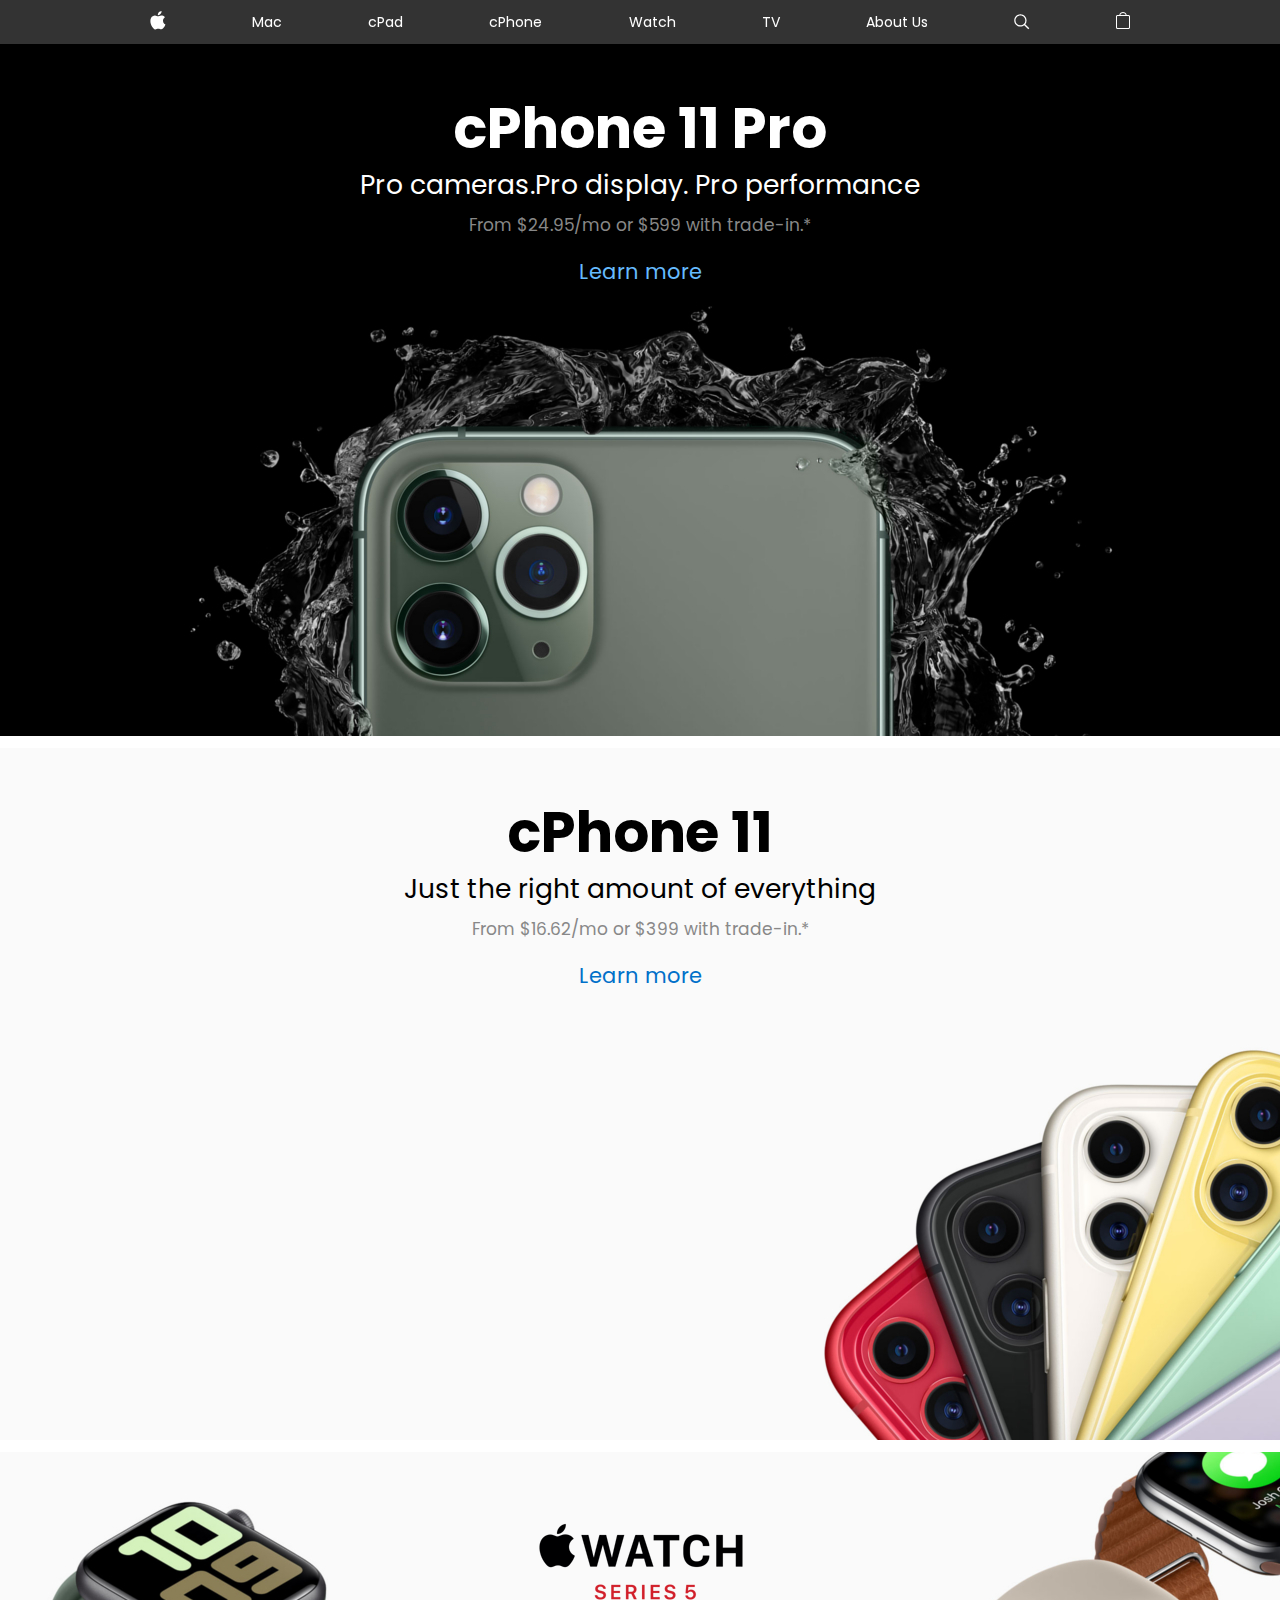
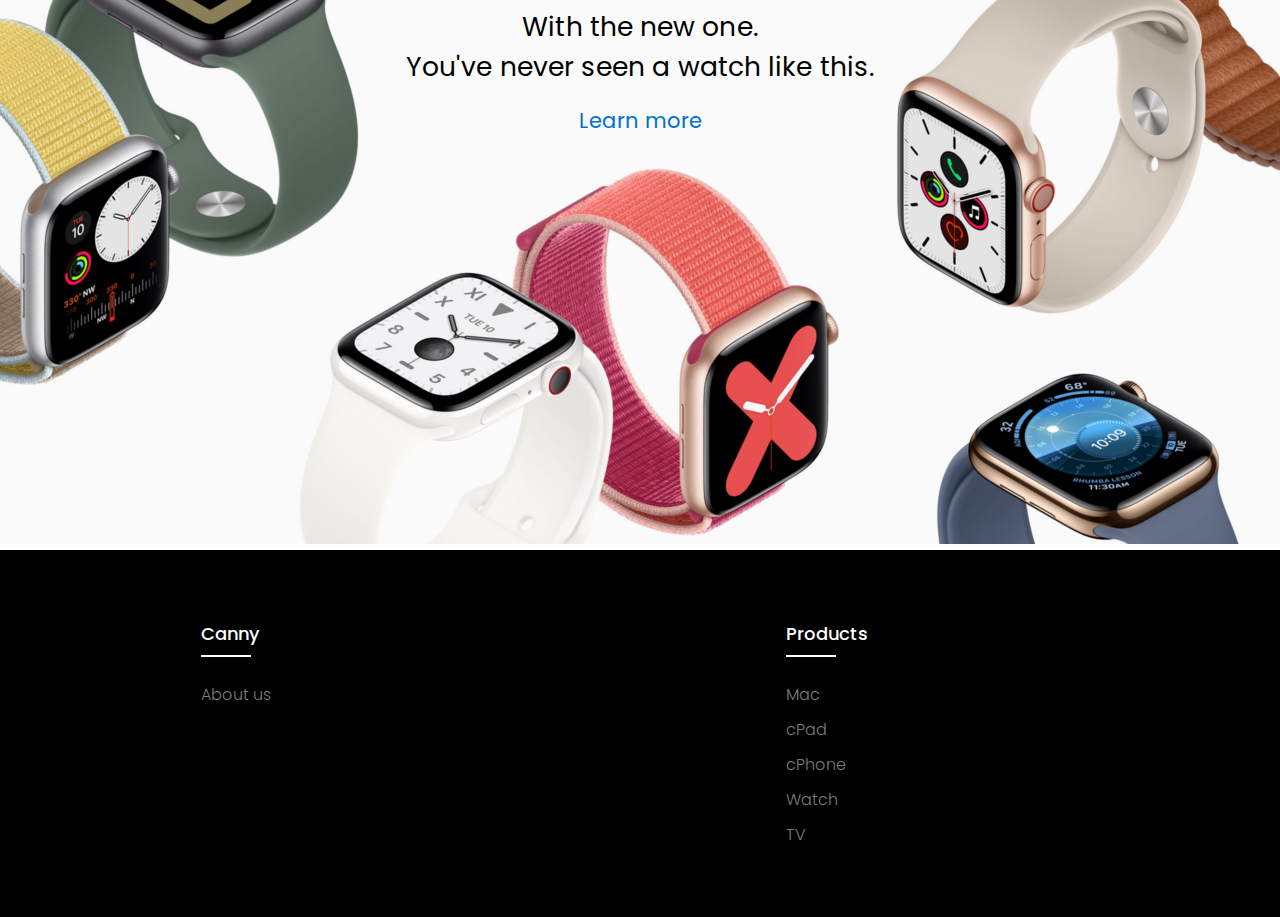
<file: dys/index.html>
<!doctype html>
<html lang="en">
<head>
    <meta charset="UTF-8">
    <meta name="viewport"content="width=device-width, user-scalable=no, initial-scale=1.0, maximum-scale=1.0, minimum-scale=1.0">
    <meta http-equiv="X-UA-Compatible" content="ie=edge">
    <title>Apple</title>
    <link rel="stylesheet" href="styles.css">
</head>
<body>
    <header>
        <div class="container">
            <nav class="nav">
                <ul class="nav-list nav-list-mobile">
                    <li class="nav-item">
                        <div class="mobile-menu">
                            <span class="line line-top"></span>
                            <span class="line line-bottom"></span>
                        </div>
                    </li>

                    <li class="nav-item"> 
                        <a href="index.html" class="nav-link nav-link-apple"></a>
                    </li>
                    <li class="nav-item"> 
                        <a href="#" class="nav-link nav-link-bag"></a>
                    </li>
                </ul>
                <!-- mobile-------------------------------------------- -->
                <ul class="nav-list nav-list-larger">
                    <li class="nav-item nav-item-hidden"> 
                        <a href="index.html" class="nav-link nav-link-apple"></a>
                    </li>
                    <li class="nav-item"> 
                        <a href="products/mac.html" class="nav-link">Mac</a>
                    </li>
                    <li class="nav-item"> 
                        <a href="products/cpad.html" class="nav-link">cPad</a>
                    </li>
                    <li class="nav-item"> 
                        <a href="products/cphone.html" class="nav-link">cPhone</a>
                    </li>
                    <li class="nav-item"> 
                        <a href="products/watch.html" class="nav-link">Watch</a>
                    </li>
                    <li class="nav-item"> 
                        <a href="products/tv.html" class="nav-link">TV</a>
                    </li>
                    <li class="nav-item"> 
                        <a href="products/aboutUs.html" class="nav-link">About Us</a>
                    </li>
                    <li class="nav-item"> 
                        <a href="#" class="nav-link nav-link-search"></a>
                    </li>

                    <li class="nav-item nav-item-hidden"> 
                        <a href="#" class="nav-link nav-link-bag"></a>
                    </li>
                    <!-- Largerrrrrr------------------------------------------------- -->
                </ul>
            </nav>
        </div>
    </header>

    <section class="hero iphone-11-pro">
        <div class="container">
            <div class="title">
                <h2 class="title-heading">cPhone 11 Pro</h2>
                <h3 class="title-sub-heading">Pro cameras.Pro display. Pro performance</h3>
                <p class="title-price">From $24.95/mo or $599 with trade-in.*</p>
            </div>
            <div class="cta">
                <a href="products/cphone.html" class="cta-link">Learn more</a>
                
            </div>
        </div>
    </section>

    <section class="hero iphone-11">
        <div class="container">
            <div class="title title-dark">
                <h2 class="title-heading">cPhone 11</h2>
                <h3 class="title-sub-heading">Just the right amount of everything</h3>
                <p class="title-price">From $16.62/mo or $399 with trade-in.*</p>
            </div>
            <div class="cta">
                <a href="products/cphone.html" class="cta-link cta-link-darker">Learn more</a>
            </div>
        </div>
    </section>

    <section class="hero watch">
        <div class="container">
            <div class="title title-dark">
                <h2 class="title-heading-watch"></h2>
                <h3 class="title-sub-heading">With the new one. <br> You've never seen a watch like this.</h3>
            </div>
            <div class="cta">
                <a href="products/watch.html" class="cta-link cta-link-darker">Learn more</a>
            </div>
        </div>
    </section>

    <!-- footer -->
    <footer class="footer">
        <div class="footer-container">
            <div class="row">
                <div class="footer-col">
                    <h4>Canny</h4>
                    <ul>
                        <li><a href="products/aboutUs.html">About us</a></li>
                    </ul>
                </div>
                <div class="footer-col">
                    <h4>Products</h4>
                    <ul>
                        <li><a href="products/mac.html">Mac</a></li>
                        <li><a href="products/cpad.html">cPad</a></li>
                        <li><a href="products/cphone.html">cPhone</a></li>
                        <li><a href="products/watch.html">Watch</a></li>
                        <li><a href="products/tv.html">TV</a></li>
                    </ul>
                </div>
            </div>
        </div>
   </footer>


    <script src="main.js"></script>
</body>
</html>
</file>
<file: dys/styles.css>
@import url('https://fonts.googleapis.com/css2?family=Poppins:ital,wght@0,100;0,200;0,300;0,400;0,500;0,600;0,700;0,800;0,900;1,100;1,200;1,300;1,400;1,500;1,600;1,700;1,800;1,900&display=swap');

*,
*::before,
*::after{
    margin: 0;
    padding: 0;
    font-family: "Poppins";
}

html {
    font-size: 10px;
}

a {
    display: block;
    text-decoration: none;
}

.container {
    max-width: 98rem;
    margin: 0 auto;
    padding: 0 2.2rem;
}

/* Header */

header {
    position: fixed;
    top: 0;
    z-index: 1400;
    width: 100%;
    height: 4.4rem;
    background-color: rgba(0, 0, 0, .8);
    backdrop-filter: blur(2rem);
}

.nav-list {
    list-style: none;
    display: flex;
    align-items: center;
    justify-content: space-between;
    margin: 0 -1rem;
}

.nav-list-mobile {
    display: none;
}

.nav-link {
    font-size: 1.4rem;
    color: #fff;
    padding: 0 1rem;
    transition: opacity .5s;
}

.nav-link:hover {
    opacity: .7;
}

.nav-link-apple {
    width: 1.6rem;
    height: 4.4rem;
    background: url("images/icons/apple.svg") center no-repeat;
}

.nav-link-search {
    width: 1.6rem;
    height: 4.4rem;
    background: url("images/icons/search.svg") center no-repeat;
}

.nav-link-bag {
    width: 1.4rem;
    height: 4.4rem;
    background: url("images/icons/bag.svg") center no-repeat;
}

.iphone-11-pro {
    background: url("images/hero/iphone-11-pro/iphone_11_pro_large.jpg");
    margin-top: 4.4rem;
}

.hero {
    height: 69.2rem;
    background-size: auto 73.6rem;
    background-position: center;
    background-repeat: no-repeat;
    border-top: .6rem solid #fff;
    border-bottom: .6rem solid #fff;
}

/* iPhone 11 Pro */

.iphone-11-pro {
    border-top: none;
}

.title {
    color: #fff;
    text-align: center;
    padding-top: 5.5rem;
}

.title-heading {
    font-size: 5.6rem;
    line-height: 1.07143;
    letter-spacing: -.005rem;
}

.title-sub-heading {
    font-size: 2.65rem;
    margin-top: .6rem;
    letter-spacing: .008rem;
    font-weight: 400;
}

.title-price {
    font-size: 1.7rem;
    color: #888;
    margin-top: .68rem;
}

.cta {
    text-align: center;
    margin-top: 1.8rem;
}

.cta-link {
    color: #66bbff;
    font-size: 2.1rem;
    display: inline-block;
}

.cta-link:nth-child(2) {
    margin-left: 2.6rem;
}

.cta-link:hover {
    border-bottom: 2px solid #66bbff;
}

/* iPhone 11 */

.iphone-11 {
    background: url("images/hero/iphone-11/iphone_11_large.jpg");
}

.title-dark {
    color: #000;
}

.cta-link-darker {
    color: #0070c9;
}

.cta-link-darker:hover {
    border-bottom-color: #0070c9;
}

.watch {
    background: url("images/hero/watch/watch_large.jpg") center no-repeat;
}

.title-heading-watch {
    height: 7.8rem;
    background: url("images/hero/watch/logo_watch_large.png") center no-repeat;
    background-size: auto 7.8rem;
    margin-top: 1.6rem;
}

/* Footer */
.footer-container{
	max-width: 1170px;
	margin:auto;
}

.row{
	display: flex;
    justify-content: space-around;
	flex-wrap: wrap;
}

.footer{
    background-color: #000;
  padding: 70px 0;
}

.footer-col{
  width: 25%;
  padding: 0 15px;
}

.footer-col h4{
	font-size: 18px;
	color: #ffffff;
	text-transform: capitalize;
	margin-bottom: 35px;
	font-weight: 500;
	position: relative;
}

.footer-col h4::before{
	content: '';
	position: absolute;
	left:0;
	bottom: -10px;
	background-color: #fff;
	height: 2px;
	box-sizing: border-box;
	width: 50px;
}

.footer-col ul li:not(:last-child){
	margin-bottom: 10px;
}

.footer-col ul li a{
	font-size: 16px;
	text-decoration: none;
	font-weight: 300;
	color: #7c7c7c;
	display: block;
	transition: all 0.3s ease;
}

.footer-col ul li a:hover{
	color: #ffffff;
	padding-left: 8px;
}

/*responsive part*/

@media(max-width: 767px){
  .footer-col{
    width: 50%;
    margin-bottom: 30px;
}
}

@media(max-width: 574px){
  .footer-col{
    width: 100%;
}
}

/* mobile */

@media screen and (max-width:1068px){
    .iphone-11-pro {
        background: url("images/hero/iphone-11-pro/iphone_11_pro_medium.jpg");
    }

    .iphone-11 {
        background: url("images/hero/iphone-11/iphone_11_medium.jpg");
    }

    .watch {
        background: url("images/hero/watch/watch_medium.jpg");
    }

    .hero {
        height: 65rem;
        background-size: auto 69.8rem;
        background-position: bottom center;
        background-repeat: no-repeat;
    }

    .title-heading {
        font-size: 4.4rem;
    }

    .title-sub-heading {
        font-size: 2.4rem;
    }

    .cta-link:nth-child(2) {
        margin-left: 2rem;
    }

    .title-heading-watch {
        height: 6.2rem;
        background: url("images/hero/watch/logo_watch_medium.png") center no-repeat;
        background-size: auto 6.2rem;

    }
}

@media screen and (max-width:767px){
    header {
        height: 4.8rem;
        transition: background .36s cubic-bezier(0.32, 0.08, 0.24, 1),
                    height .56s cubic-bezier(0.32, 0.08, 0.24, 1);
    }

    header .container {
        padding: 0;
    }

    .iphone-11-pro {
        margin-top: 4.8rem;
    }

    .nav-list {
        margin-top: 0;
    }

    .nav-list-mobile {
        display: flex;
    }

    .nav-item {
        width: 4.8rem;
        height: 4.8rem;
        display: flex;
        justify-content: center;
    }

    .nav-item-hidden {
        display: none;
    }

    .mobile-menu {
        position: relative;
        z-index: 1500;
        width: 100%;
        height: 100%;
        display: flex;
        flex-direction: column;
        align-items: center;
        justify-content: center;
        cursor: pointer;
    }

    .line {
        position: absolute;
        width: 1.7rem;
        height: 1px;
        background-color: #fff;
        transition: margin-top .3192s cubic-bezier(0.04, 0.04, 0.12, 0.96);
    }
    
    .line-top {
        margin-top: 3px;
    }

    .line-bottom {
        margin-top: -.4rem;
    }

    .active .line-top {
        margin-top: 0;
        transform: rotate(45deg);
        transition: transfrom .3192s .1s cubic-bezier(0.04, 0.04, 0.12, 0.96);
    }

    .active .line-bottom {
        margin-top: 0;
        transform: rotate(-45deg);
        transition: transfrom .3192s .1s cubic-bezier(0.04, 0.04, 0.12, 0.96);
    }

    header.active {
        height: 100%;
        background-color: #000;
    }

    .nav-link-apple {
        width: 1.8rem;
        height: 4.8rem;
        position: relative;
        z-index: 1500;
    }

    .nav-link-bag {
        width: 1.6rem;
        height: 4.8rem;
        transition: opacity 3s;
    }

    .nav {
        position: relative;
    }

    .nav-link {
        font-size: 1.7rem;
        padding: 0;
        margin: auto 0;
    }

    .nav-list-larger {
       position: fixed; 
       top: 0;
       left: 0;
       width: 0;
       height: 0;
       display: block;
       padding: 10.5rem;
       z-index: 1000;
       box-sizing: border-box;
       opacity: 0;
       visibility: hidden;
       transition: opacity .3s;
    }

    .active .nav-list-larger {
        width: 100%;
        height: 100vh;
        opacity: 1;
        visibility: visible;
    }

    .active .nav-link-bag {
        opacity: 0;
        transition: opacity .3s;
    }

    .nav-list-larger .nav-item {
        width: 100%;
        justify-content: flex-start;
        border-bottom: 2px solid rgba(255, 255, 255, .1);
    }

    .nav-list-larger .nav-item:nth-child(9) {
        border-bottom: none;
    }

    .active .nav-list-larger .nav-item{
        animation: fadeIn 1s ease-in;
    }

    @keyframes fadeIn {
        from{
            opacity: 0;
        }
        to {
            opacity: 1;
        }
    }
}
</file>
